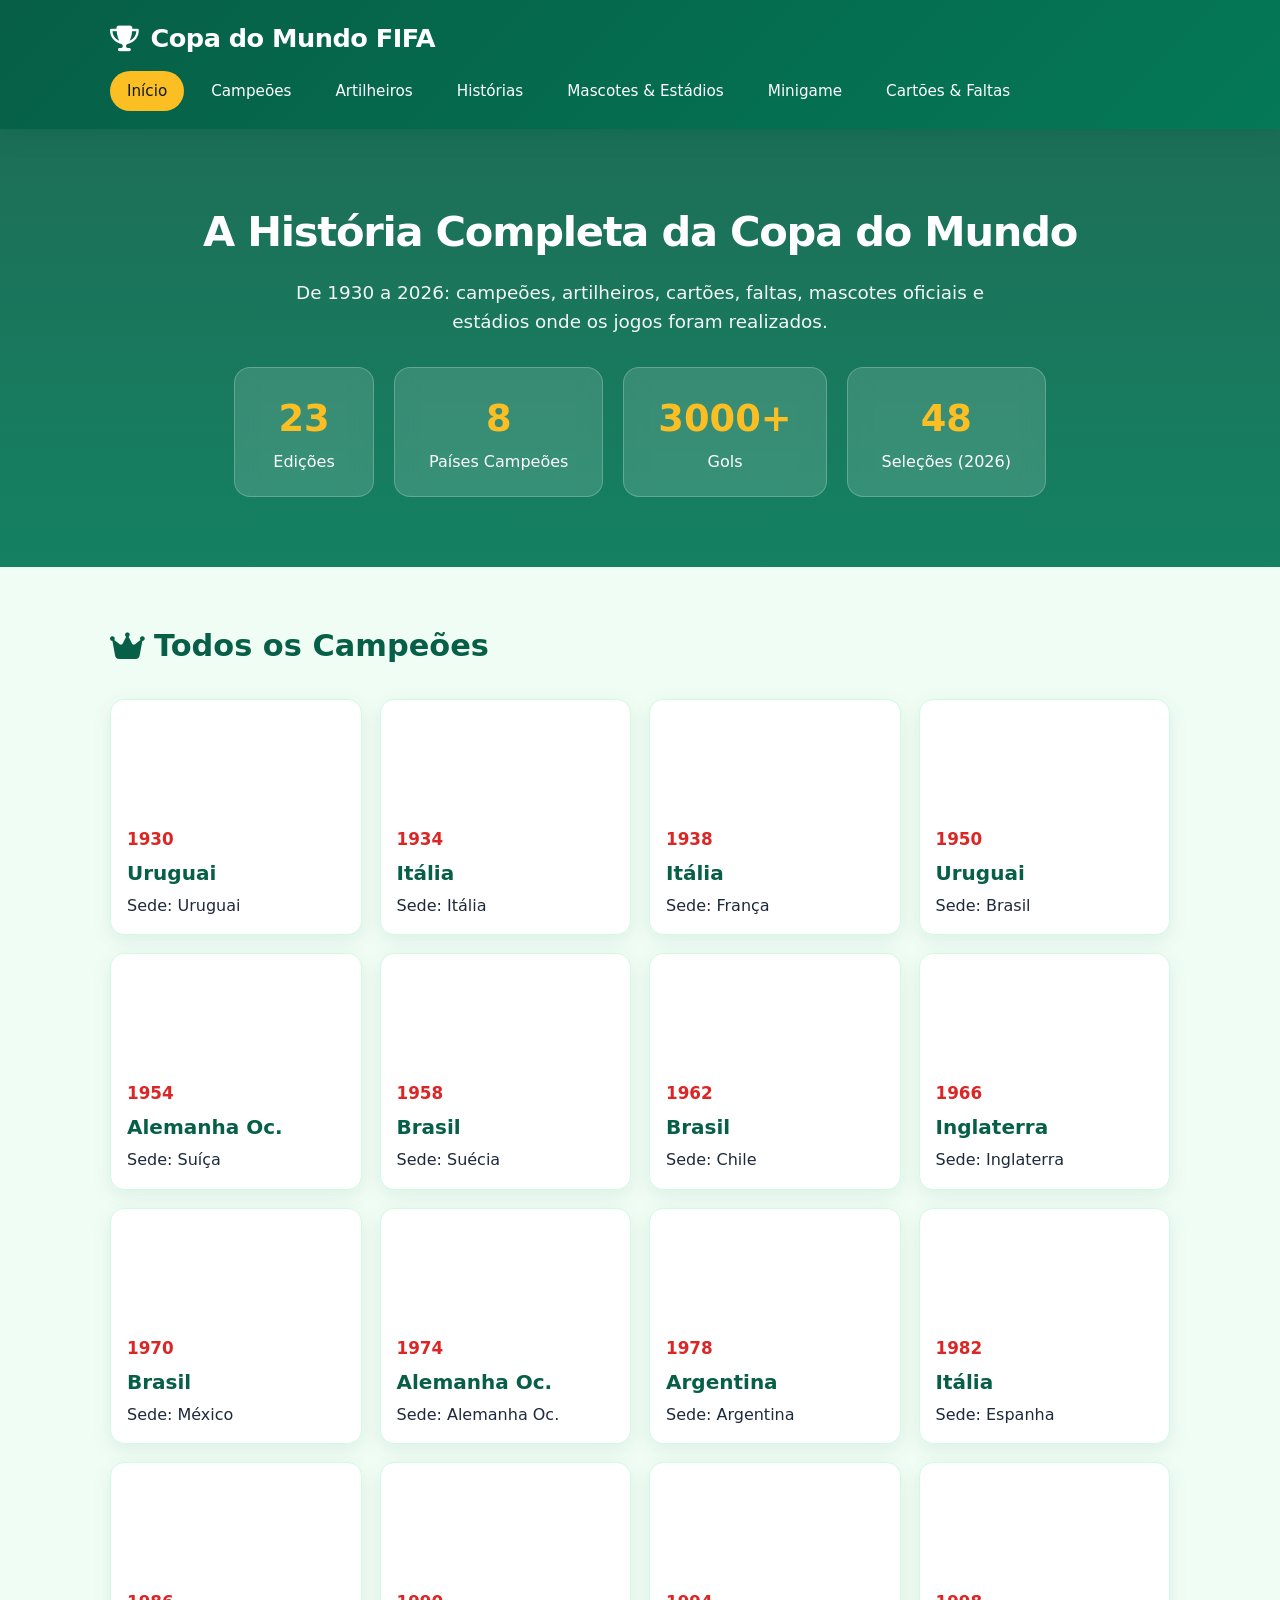
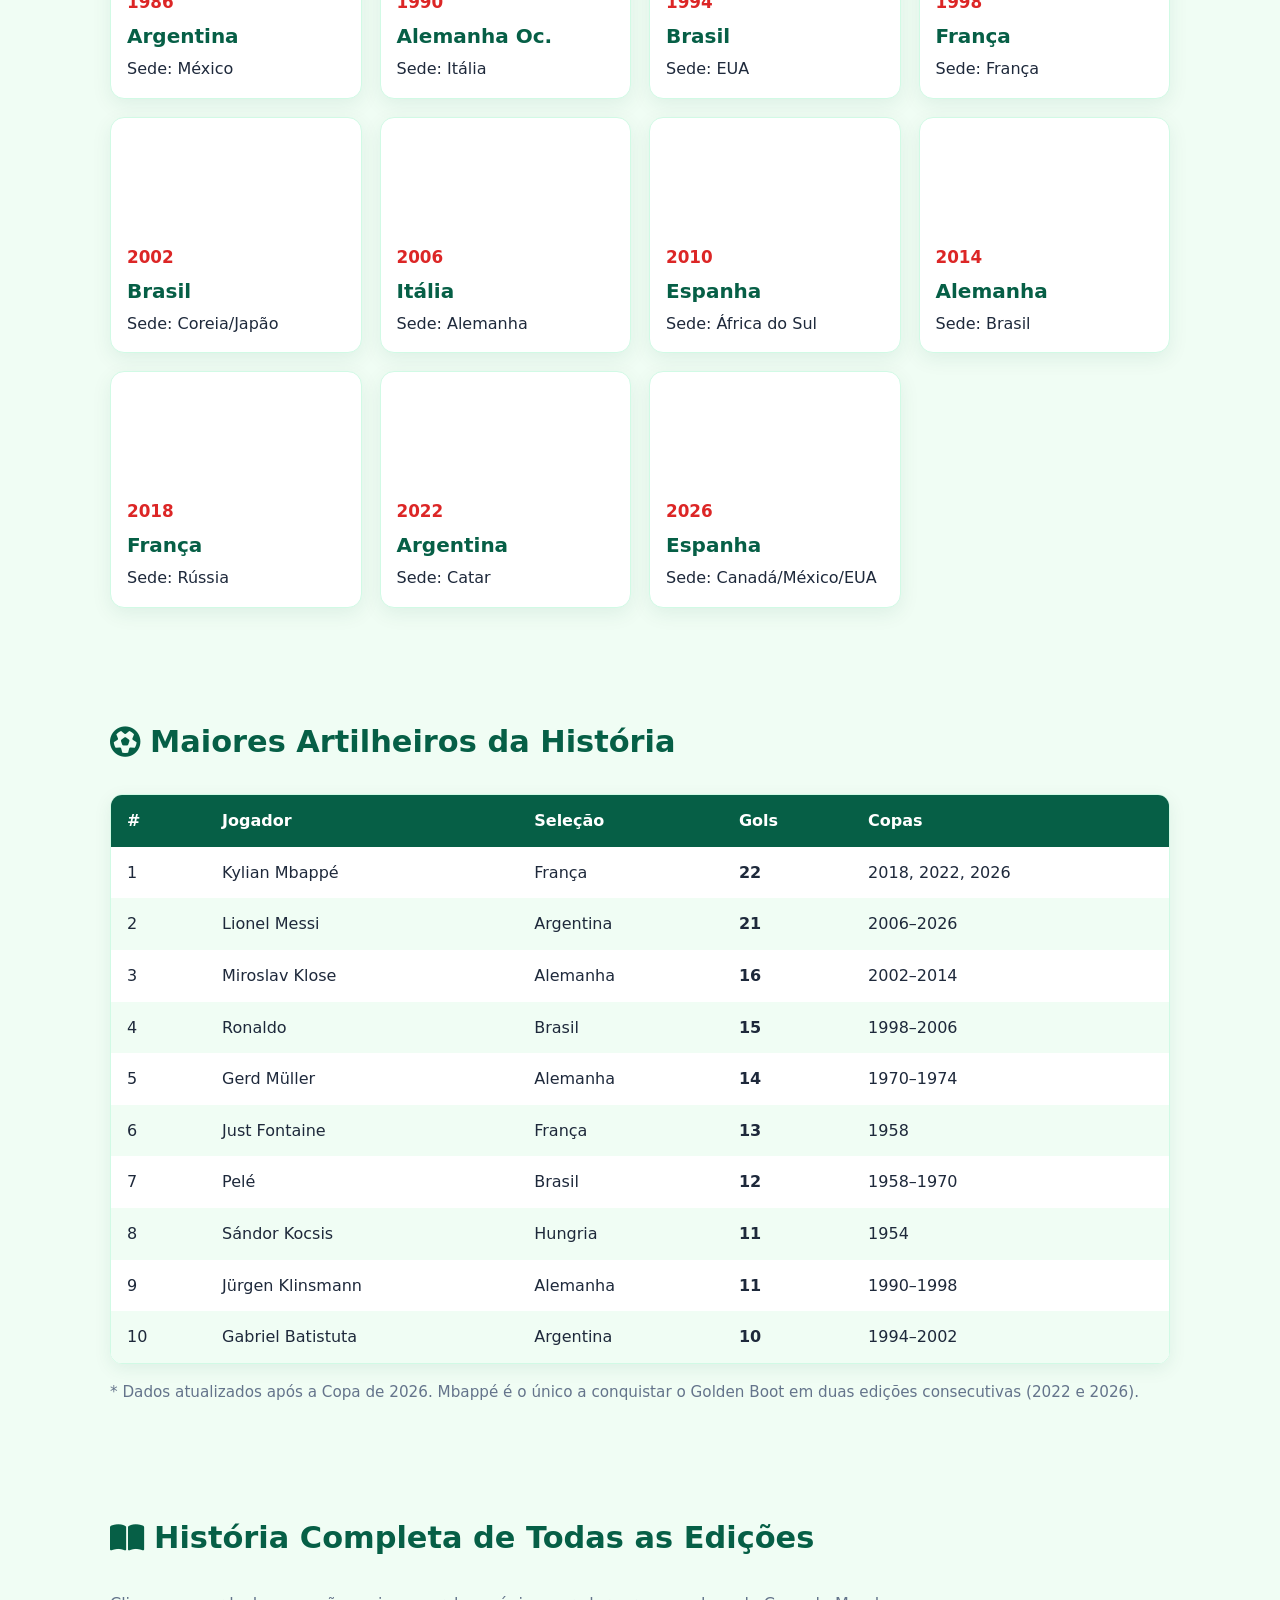
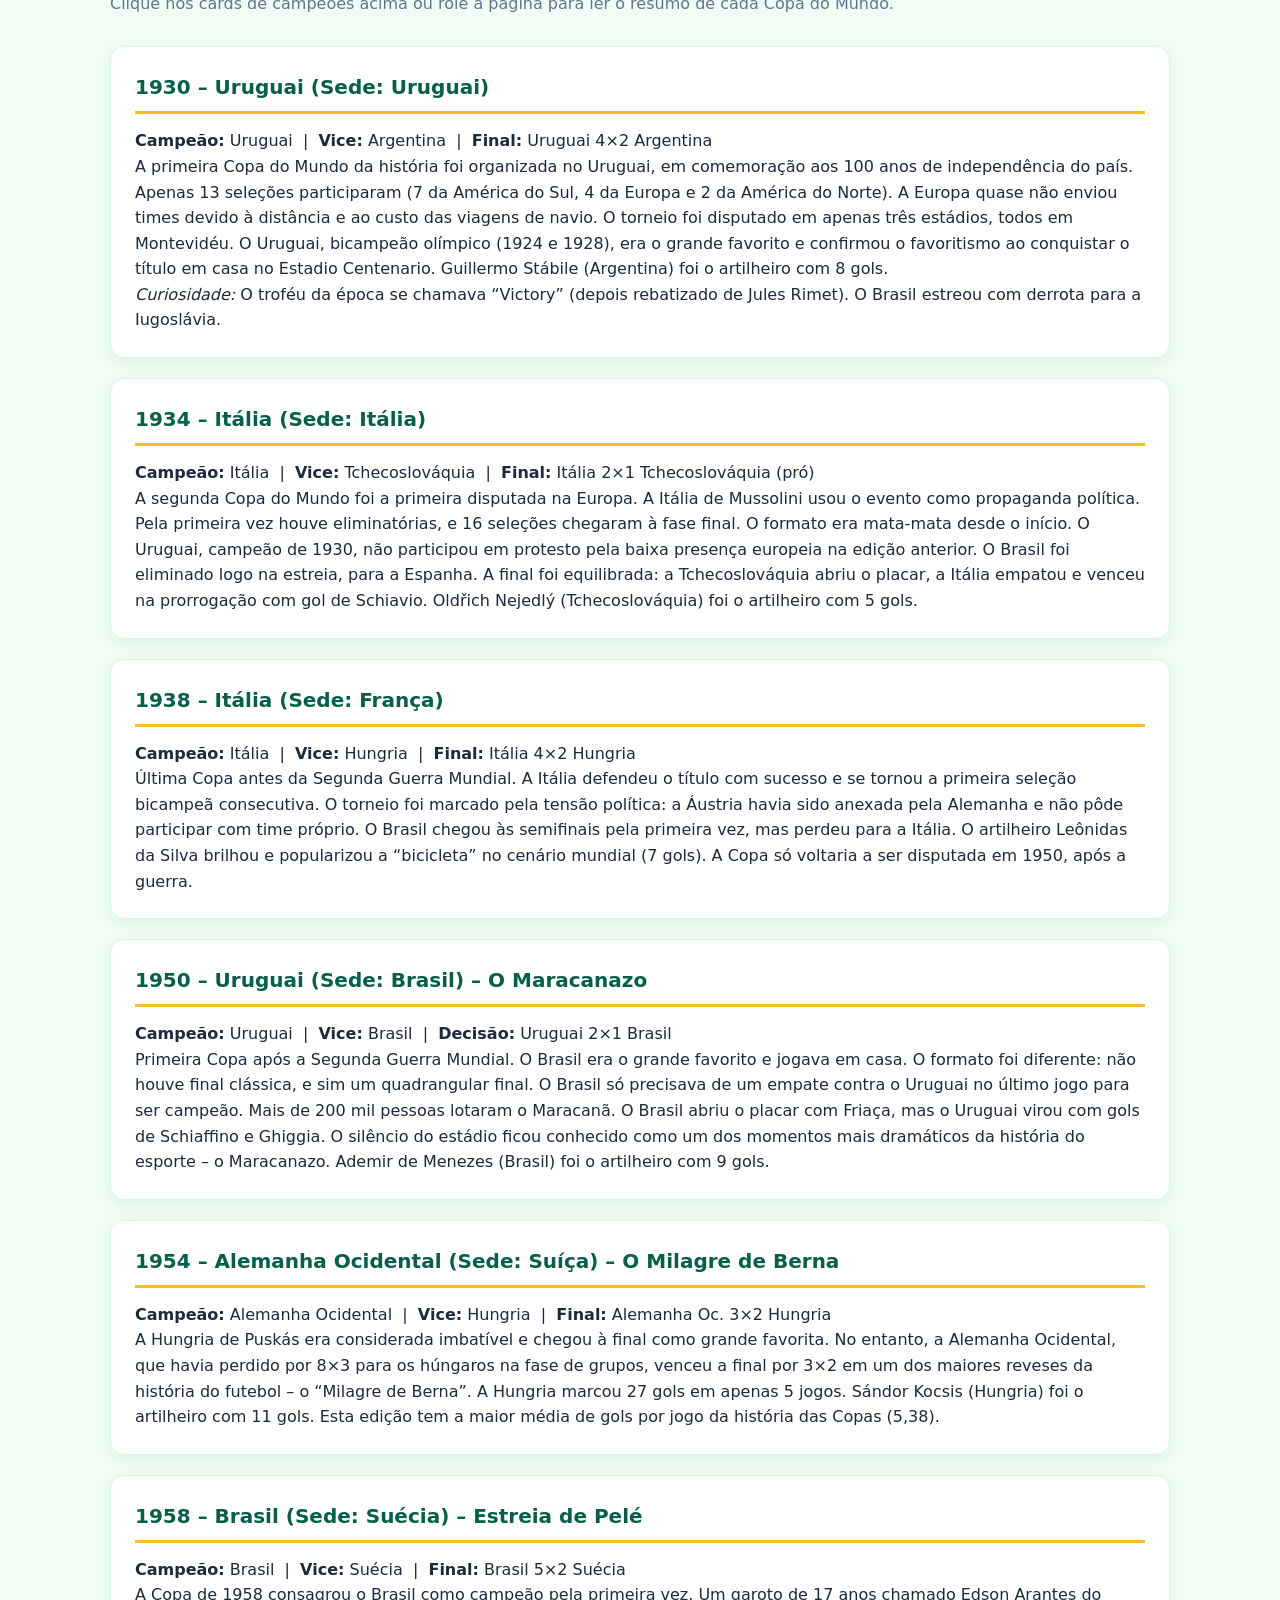
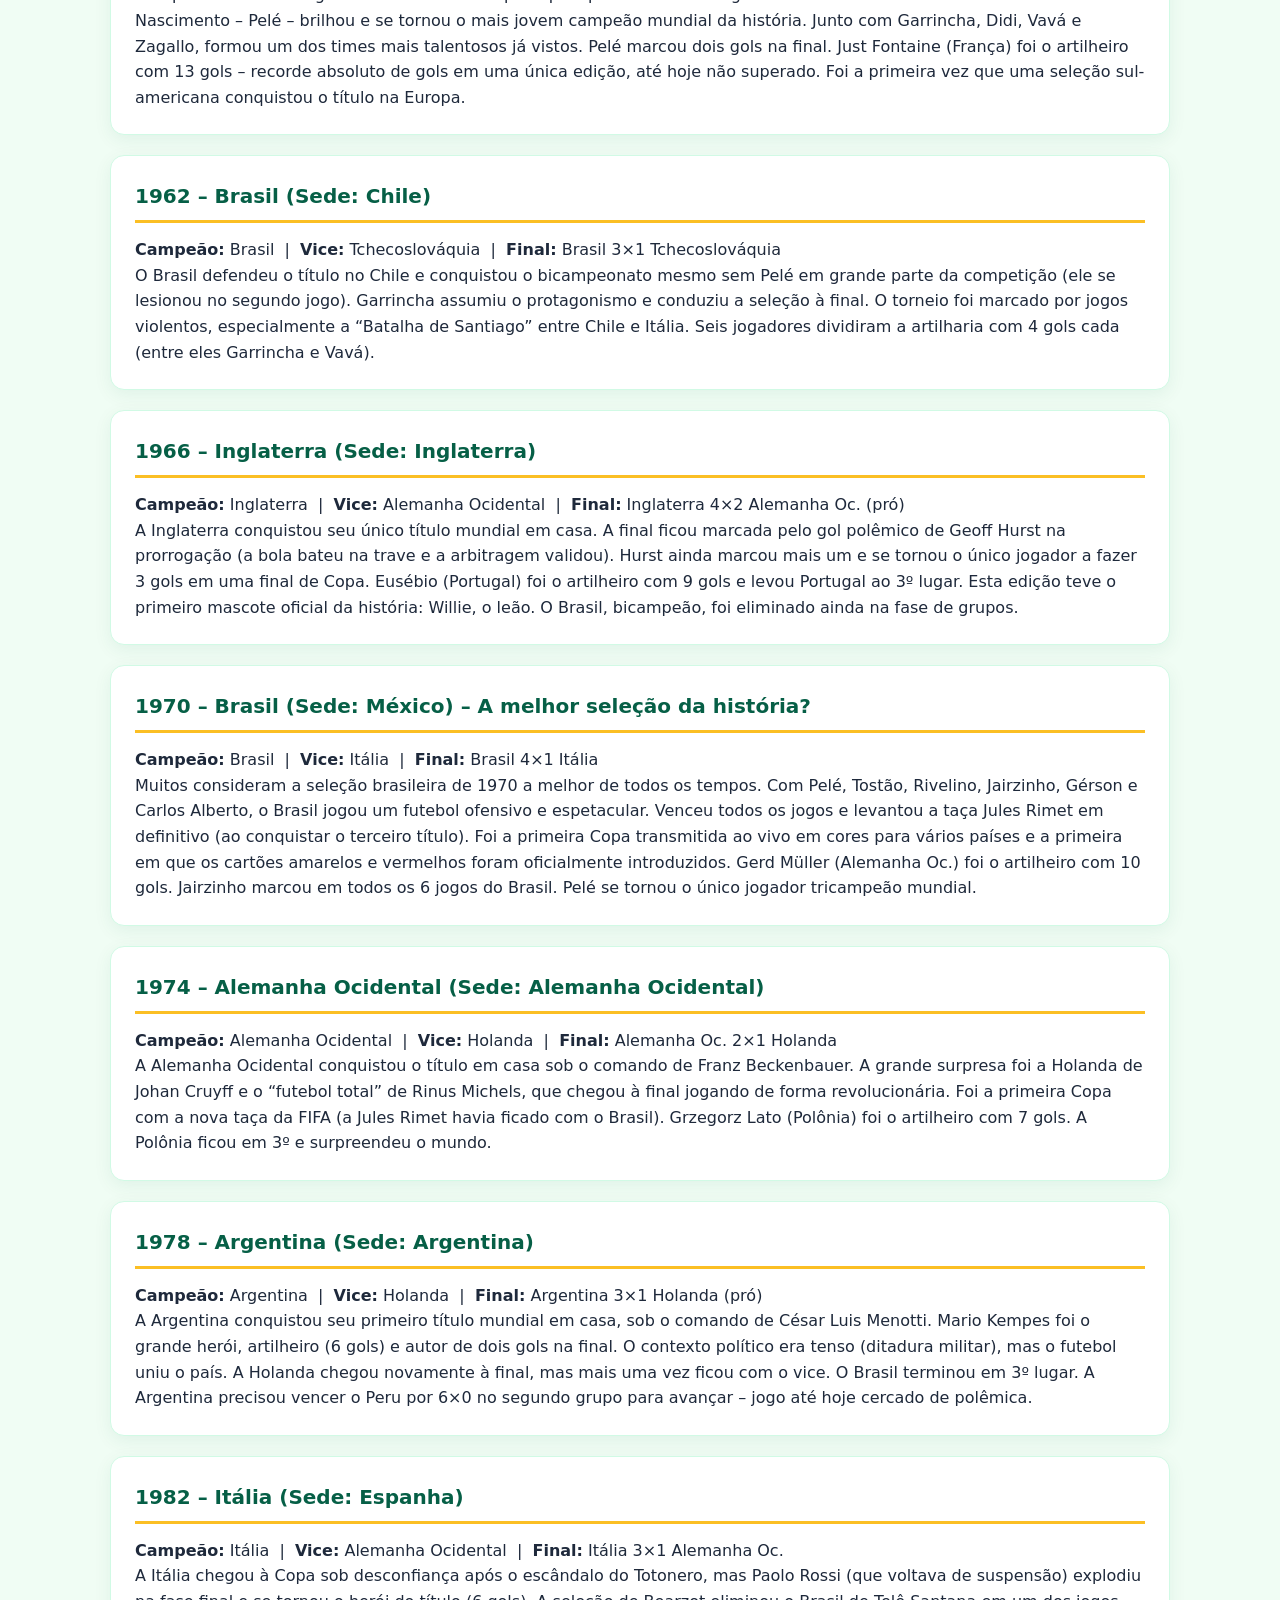
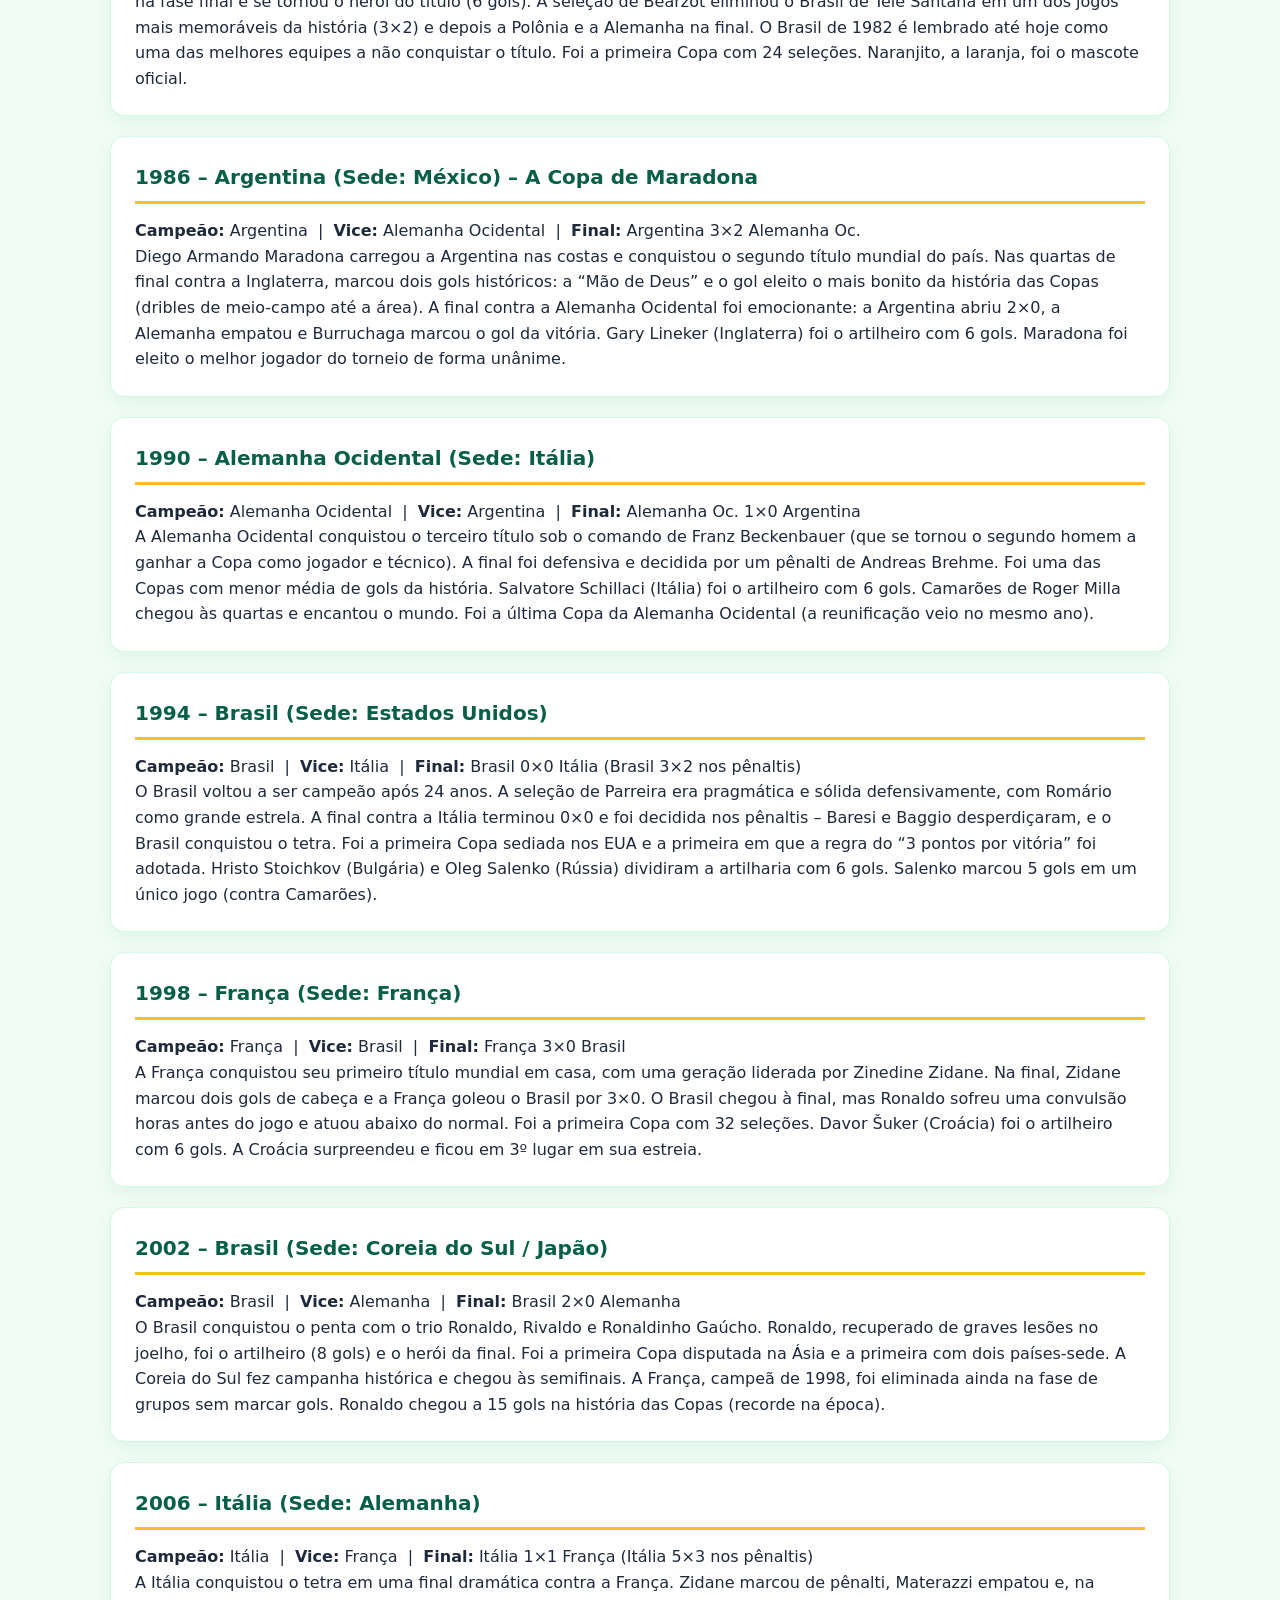
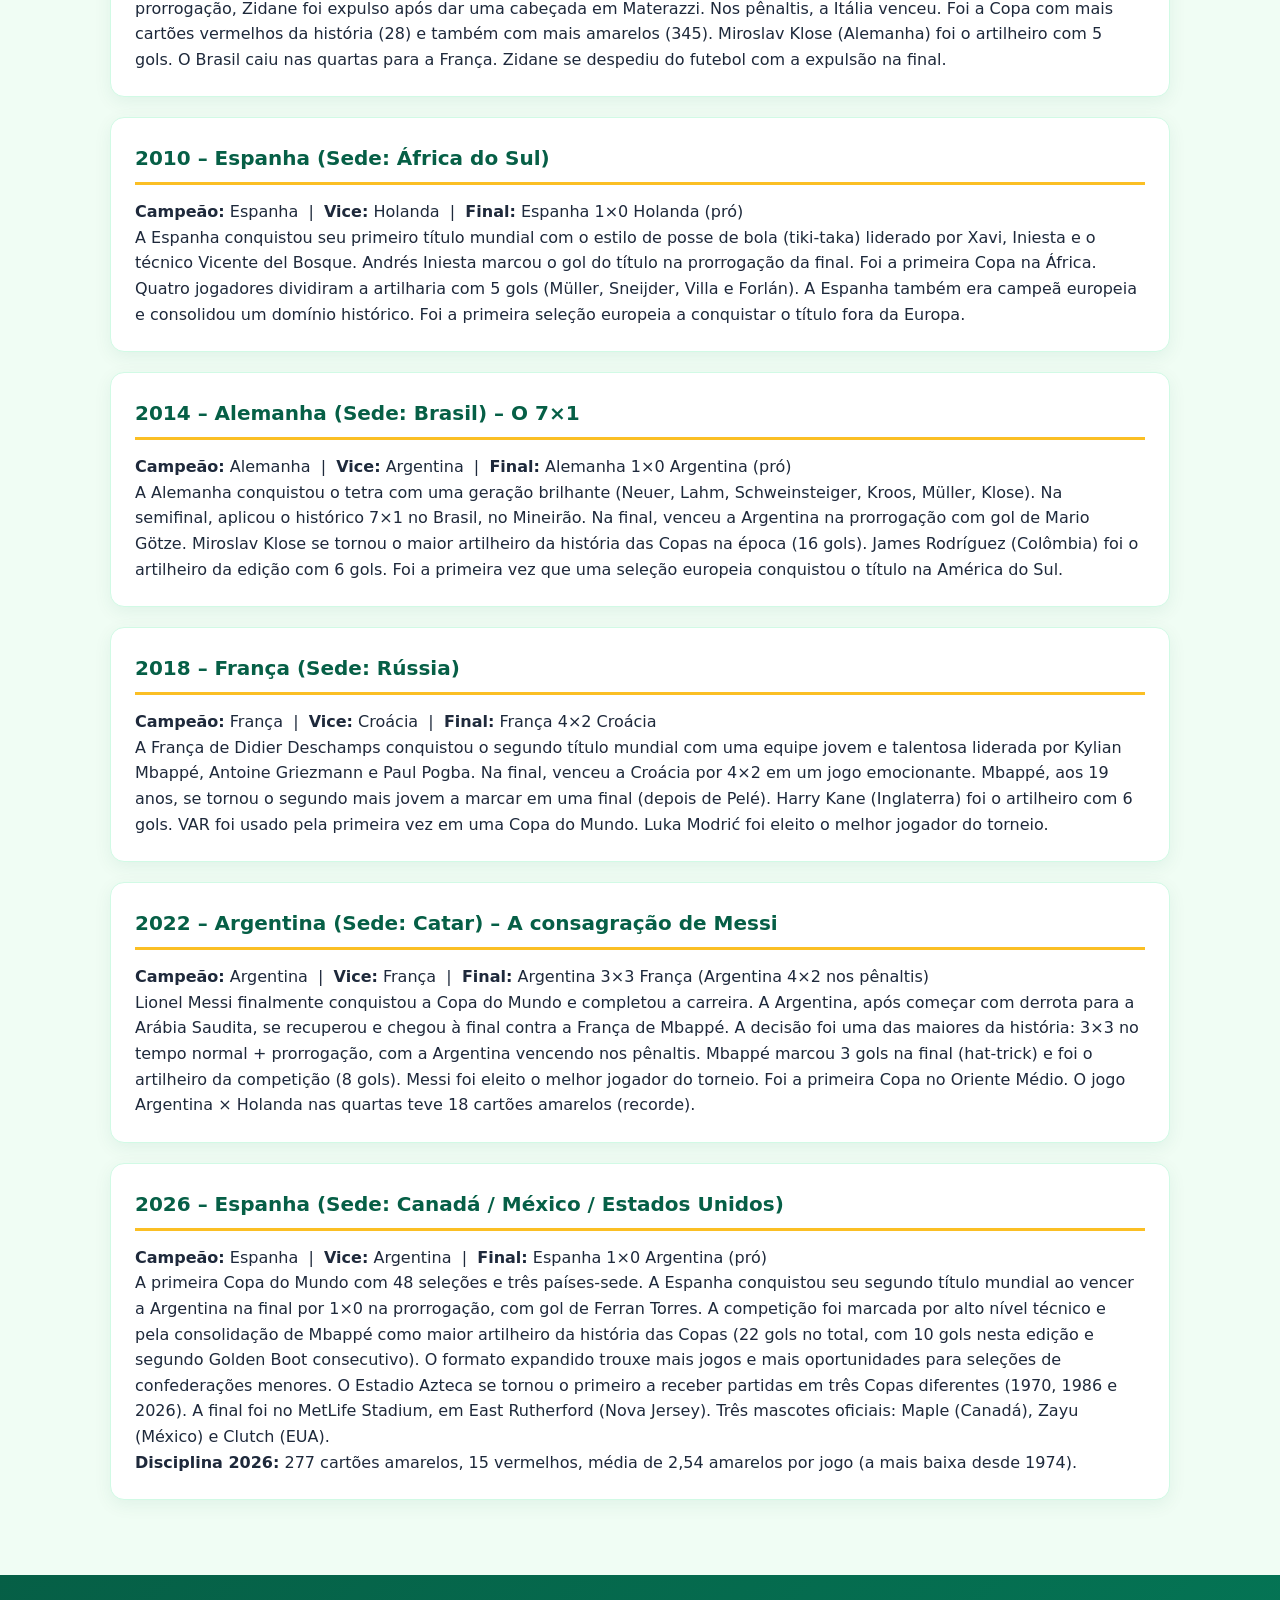
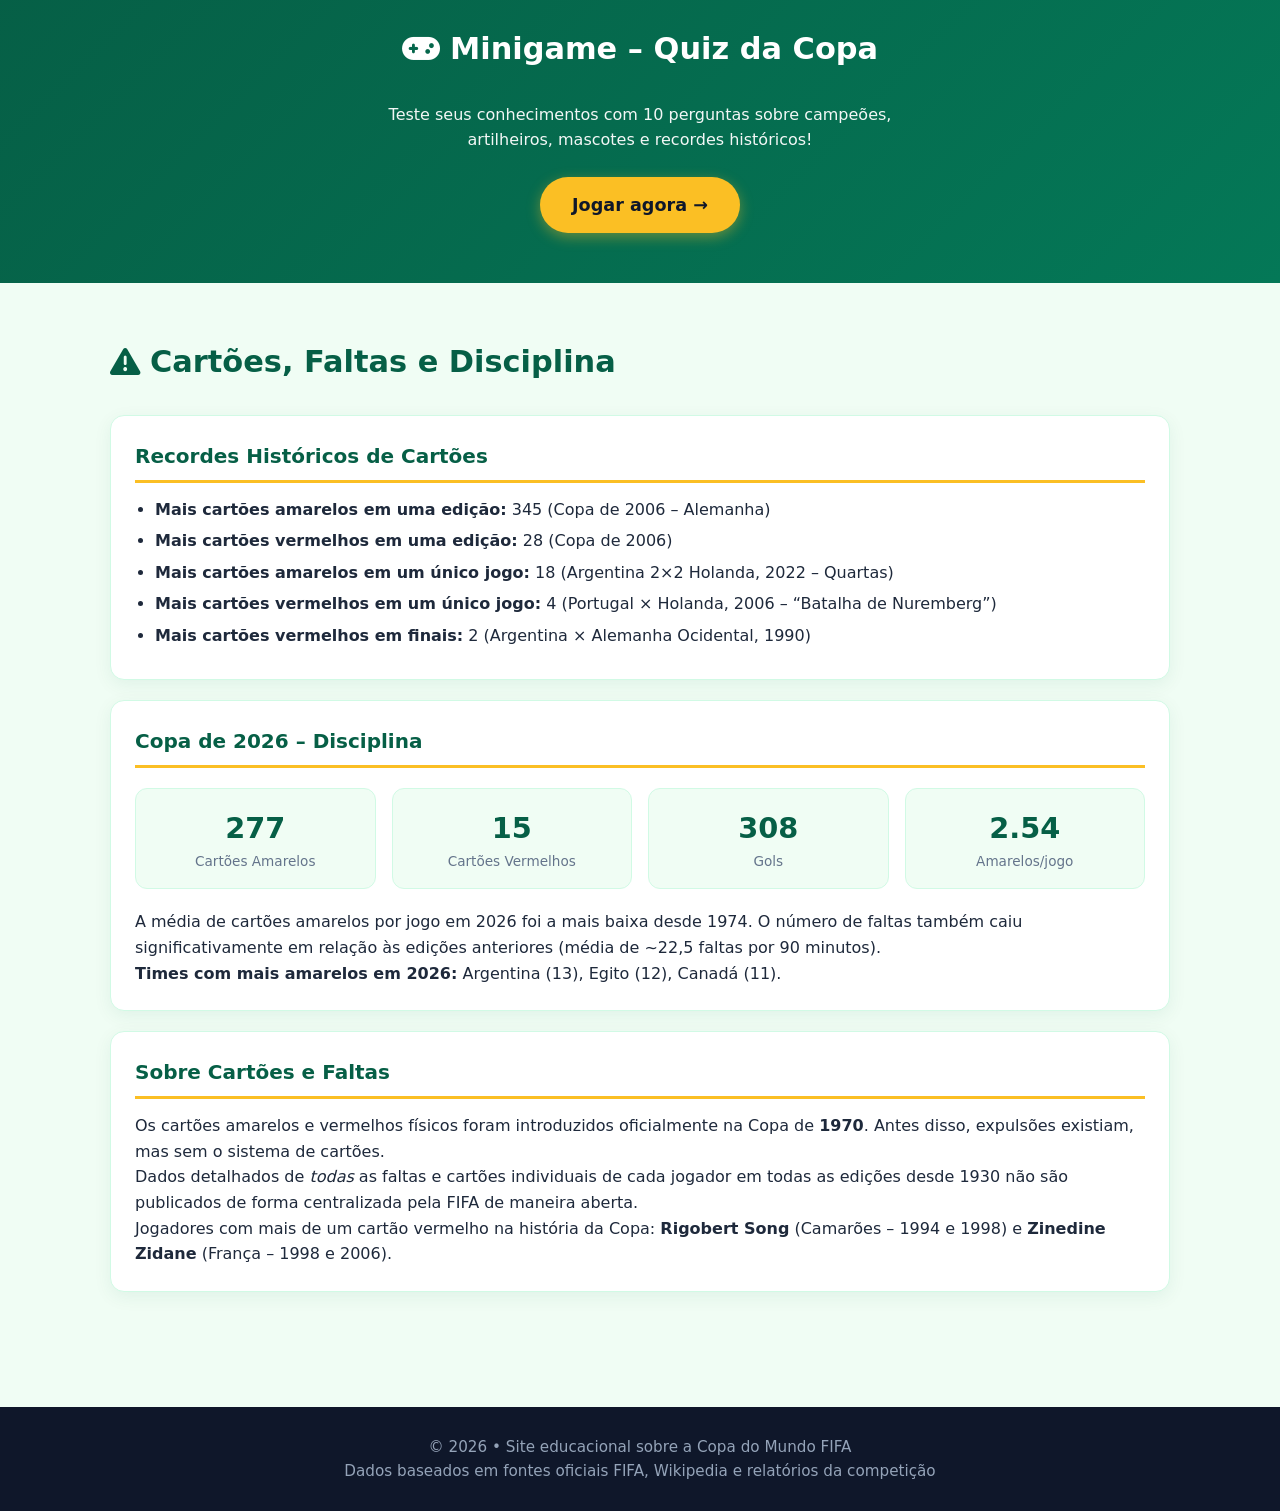
<file: index.html>
<!DOCTYPE html>
<html lang="pt-BR">
<head>
  <meta charset="UTF-8">
  <meta name="viewport" content="width=device-width, initial-scale=1.0">
  <title>Copa do Mundo FIFA | História Completa 1930-2026</title>
  <link rel="stylesheet" href="style.css">
  <link rel="stylesheet" href="https://cdnjs.cloudflare.com/ajax/libs/font-awesome/6.5.0/css/all.min.css">
</head>
<body>
  <header>
    <div class="container">
      <div class="logo"><i class="fas fa-trophy"></i> Copa do Mundo FIFA</div>
      <nav>
        <a href="index.html" class="active">Início</a>
        <a href="#campeoes">Campeões</a>
        <a href="#artilheiros">Artilheiros</a>
        <a href="#historias">Histórias</a>
        <a href="mascotes-e-estadios.html">Mascotes & Estádios</a>
        <a href="minigame.html">Minigame</a>
        <a href="#disciplina">Cartões & Faltas</a>
      </nav>
    </div>
  </header>

  <section class="hero">
    <div class="container">
      <h1>A História Completa da Copa do Mundo</h1>
      <p>De 1930 a 2026: campeões, artilheiros, cartões, faltas, mascotes oficiais e estádios onde os jogos foram realizados.</p>
      <div class="stats-resumo">
        <div class="stat-card"><span class="numero">23</span><span>Edições</span></div>
        <div class="stat-card"><span class="numero">8</span><span>Países Campeões</span></div>
        <div class="stat-card"><span class="numero">3000+</span><span>Gols</span></div>
        <div class="stat-card"><span class="numero">48</span><span>Seleções (2026)</span></div>
      </div>
    </div>
  </section>

  <section id="campeoes">
    <div class="container">
      <h2><i class="fas fa-crown"></i> Todos os Campeões</h2>
      <div class="grid-campeoes">
        <a href="#ano-1930" class="card-campeao">
          <div class="bandeira" style="background-image:url('https://flagcdn.com/w640/uy.png')"></div>
          <div class="info"><div class="ano">1930</div><h3>Uruguai</h3><p>Sede: Uruguai</p></div>
        </a>
        <a href="#ano-1934" class="card-campeao">
          <div class="bandeira" style="background-image:url('https://flagcdn.com/w640/it.png')"></div>
          <div class="info"><div class="ano">1934</div><h3>Itália</h3><p>Sede: Itália</p></div>
        </a>
        <a href="#ano-1938" class="card-campeao">
          <div class="bandeira" style="background-image:url('https://flagcdn.com/w640/it.png')"></div>
          <div class="info"><div class="ano">1938</div><h3>Itália</h3><p>Sede: França</p></div>
        </a>
        <a href="#ano-1950" class="card-campeao">
          <div class="bandeira" style="background-image:url('https://flagcdn.com/w640/uy.png')"></div>
          <div class="info"><div class="ano">1950</div><h3>Uruguai</h3><p>Sede: Brasil</p></div>
        </a>
        <a href="#ano-1954" class="card-campeao">
          <div class="bandeira" style="background-image:url('https://flagcdn.com/w640/de.png')"></div>
          <div class="info"><div class="ano">1954</div><h3>Alemanha Oc.</h3><p>Sede: Suíça</p></div>
        </a>
        <a href="#ano-1958" class="card-campeao">
          <div class="bandeira" style="background-image:url('https://flagcdn.com/w640/br.png')"></div>
          <div class="info"><div class="ano">1958</div><h3>Brasil</h3><p>Sede: Suécia</p></div>
        </a>
        <a href="#ano-1962" class="card-campeao">
          <div class="bandeira" style="background-image:url('https://flagcdn.com/w640/br.png')"></div>
          <div class="info"><div class="ano">1962</div><h3>Brasil</h3><p>Sede: Chile</p></div>
        </a>
        <a href="#ano-1966" class="card-campeao">
          <div class="bandeira" style="background-image:url('https://flagcdn.com/w640/gb-eng.png')"></div>
          <div class="info"><div class="ano">1966</div><h3>Inglaterra</h3><p>Sede: Inglaterra</p></div>
        </a>
        <a href="#ano-1970" class="card-campeao">
          <div class="bandeira" style="background-image:url('https://flagcdn.com/w640/br.png')"></div>
          <div class="info"><div class="ano">1970</div><h3>Brasil</h3><p>Sede: México</p></div>
        </a>
        <a href="#ano-1974" class="card-campeao">
          <div class="bandeira" style="background-image:url('https://flagcdn.com/w640/de.png')"></div>
          <div class="info"><div class="ano">1974</div><h3>Alemanha Oc.</h3><p>Sede: Alemanha Oc.</p></div>
        </a>
        <a href="#ano-1978" class="card-campeao">
          <div class="bandeira" style="background-image:url('https://flagcdn.com/w640/ar.png')"></div>
          <div class="info"><div class="ano">1978</div><h3>Argentina</h3><p>Sede: Argentina</p></div>
        </a>
        <a href="#ano-1982" class="card-campeao">
          <div class="bandeira" style="background-image:url('https://flagcdn.com/w640/it.png')"></div>
          <div class="info"><div class="ano">1982</div><h3>Itália</h3><p>Sede: Espanha</p></div>
        </a>
        <a href="#ano-1986" class="card-campeao">
          <div class="bandeira" style="background-image:url('https://flagcdn.com/w640/ar.png')"></div>
          <div class="info"><div class="ano">1986</div><h3>Argentina</h3><p>Sede: México</p></div>
        </a>
        <a href="#ano-1990" class="card-campeao">
          <div class="bandeira" style="background-image:url('https://flagcdn.com/w640/de.png')"></div>
          <div class="info"><div class="ano">1990</div><h3>Alemanha Oc.</h3><p>Sede: Itália</p></div>
        </a>
        <a href="#ano-1994" class="card-campeao">
          <div class="bandeira" style="background-image:url('https://flagcdn.com/w640/br.png')"></div>
          <div class="info"><div class="ano">1994</div><h3>Brasil</h3><p>Sede: EUA</p></div>
        </a>
        <a href="#ano-1998" class="card-campeao">
          <div class="bandeira" style="background-image:url('https://flagcdn.com/w640/fr.png')"></div>
          <div class="info"><div class="ano">1998</div><h3>França</h3><p>Sede: França</p></div>
        </a>
        <a href="#ano-2002" class="card-campeao">
          <div class="bandeira" style="background-image:url('https://flagcdn.com/w640/br.png')"></div>
          <div class="info"><div class="ano">2002</div><h3>Brasil</h3><p>Sede: Coreia/Japão</p></div>
        </a>
        <a href="#ano-2006" class="card-campeao">
          <div class="bandeira" style="background-image:url('https://flagcdn.com/w640/it.png')"></div>
          <div class="info"><div class="ano">2006</div><h3>Itália</h3><p>Sede: Alemanha</p></div>
        </a>
        <a href="#ano-2010" class="card-campeao">
          <div class="bandeira" style="background-image:url('https://flagcdn.com/w640/es.png')"></div>
          <div class="info"><div class="ano">2010</div><h3>Espanha</h3><p>Sede: África do Sul</p></div>
        </a>
        <a href="#ano-2014" class="card-campeao">
          <div class="bandeira" style="background-image:url('https://flagcdn.com/w640/de.png')"></div>
          <div class="info"><div class="ano">2014</div><h3>Alemanha</h3><p>Sede: Brasil</p></div>
        </a>
        <a href="#ano-2018" class="card-campeao">
          <div class="bandeira" style="background-image:url('https://flagcdn.com/w640/fr.png')"></div>
          <div class="info"><div class="ano">2018</div><h3>França</h3><p>Sede: Rússia</p></div>
        </a>
        <a href="#ano-2022" class="card-campeao">
          <div class="bandeira" style="background-image:url('https://flagcdn.com/w640/ar.png')"></div>
          <div class="info"><div class="ano">2022</div><h3>Argentina</h3><p>Sede: Catar</p></div>
        </a>
        <a href="#ano-2026" class="card-campeao">
          <div class="bandeira" style="background-image:url('https://flagcdn.com/w640/es.png')"></div>
          <div class="info"><div class="ano">2026</div><h3>Espanha</h3><p>Sede: Canadá/México/EUA</p></div>
        </a>
      </div>
    </div>
  </section>

  <section id="artilheiros">
    <div class="container">
      <h2><i class="fas fa-futbol"></i> Maiores Artilheiros da História</h2>
      <div class="tabela-container">
        <table>
          <thead>
            <tr>
              <th>#</th>
              <th>Jogador</th>
              <th>Seleção</th>
              <th>Gols</th>
              <th>Copas</th>
            </tr>
          </thead>
          <tbody>
            <tr><td>1</td><td>Kylian Mbappé</td><td>França</td><td><strong>22</strong></td><td>2018, 2022, 2026</td></tr>
            <tr><td>2</td><td>Lionel Messi</td><td>Argentina</td><td><strong>21</strong></td><td>2006–2026</td></tr>
            <tr><td>3</td><td>Miroslav Klose</td><td>Alemanha</td><td><strong>16</strong></td><td>2002–2014</td></tr>
            <tr><td>4</td><td>Ronaldo</td><td>Brasil</td><td><strong>15</strong></td><td>1998–2006</td></tr>
            <tr><td>5</td><td>Gerd Müller</td><td>Alemanha</td><td><strong>14</strong></td><td>1970–1974</td></tr>
            <tr><td>6</td><td>Just Fontaine</td><td>França</td><td><strong>13</strong></td><td>1958</td></tr>
            <tr><td>7</td><td>Pelé</td><td>Brasil</td><td><strong>12</strong></td><td>1958–1970</td></tr>
            <tr><td>8</td><td>Sándor Kocsis</td><td>Hungria</td><td><strong>11</strong></td><td>1954</td></tr>
            <tr><td>9</td><td>Jürgen Klinsmann</td><td>Alemanha</td><td><strong>11</strong></td><td>1990–1998</td></tr>
            <tr><td>10</td><td>Gabriel Batistuta</td><td>Argentina</td><td><strong>10</strong></td><td>1994–2002</td></tr>
          </tbody>
        </table>
      </div>
      <p style="margin-top:16px;color:#64748b;font-size:0.95rem;">* Dados atualizados após a Copa de 2026. Mbappé é o único a conquistar o Golden Boot em duas edições consecutivas (2022 e 2026).</p>
    </div>
  </section>

  <!-- ===================== HISTÓRIAS DE TODAS AS COPAS ===================== -->
  <section id="historias">
    <div class="container">
      <h2><i class="fas fa-book-open"></i> História Completa de Todas as Edições</h2>
      <p style="margin-bottom:30px;color:#64748b;">Clique nos cards de campeões acima ou role a página para ler o resumo de cada Copa do Mundo.</p>

      <!-- 1930 -->
      <div class="info-box" id="ano-1930">
        <h3>1930 – Uruguai (Sede: Uruguai)</h3>
        <p><strong>Campeão:</strong> Uruguai &nbsp;|&nbsp; <strong>Vice:</strong> Argentina &nbsp;|&nbsp; <strong>Final:</strong> Uruguai 4×2 Argentina</p>
        <p>A primeira Copa do Mundo da história foi organizada no Uruguai, em comemoração aos 100 anos de independência do país. Apenas 13 seleções participaram (7 da América do Sul, 4 da Europa e 2 da América do Norte). A Europa quase não enviou times devido à distância e ao custo das viagens de navio. O torneio foi disputado em apenas três estádios, todos em Montevidéu. O Uruguai, bicampeão olímpico (1924 e 1928), era o grande favorito e confirmou o favoritismo ao conquistar o título em casa no Estadio Centenario. Guillermo Stábile (Argentina) foi o artilheiro com 8 gols.</p>
        <p><em>Curiosidade:</em> O troféu da época se chamava “Victory” (depois rebatizado de Jules Rimet). O Brasil estreou com derrota para a Iugoslávia.</p>
      </div>

      <!-- 1934 -->
      <div class="info-box" id="ano-1934">
        <h3>1934 – Itália (Sede: Itália)</h3>
        <p><strong>Campeão:</strong> Itália &nbsp;|&nbsp; <strong>Vice:</strong> Tchecoslováquia &nbsp;|&nbsp; <strong>Final:</strong> Itália 2×1 Tchecoslováquia (pró)</p>
        <p>A segunda Copa do Mundo foi a primeira disputada na Europa. A Itália de Mussolini usou o evento como propaganda política. Pela primeira vez houve eliminatórias, e 16 seleções chegaram à fase final. O formato era mata-mata desde o início. O Uruguai, campeão de 1930, não participou em protesto pela baixa presença europeia na edição anterior. O Brasil foi eliminado logo na estreia, para a Espanha. A final foi equilibrada: a Tchecoslováquia abriu o placar, a Itália empatou e venceu na prorrogação com gol de Schiavio. Oldřich Nejedlý (Tchecoslováquia) foi o artilheiro com 5 gols.</p>
      </div>

      <!-- 1938 -->
      <div class="info-box" id="ano-1938">
        <h3>1938 – Itália (Sede: França)</h3>
        <p><strong>Campeão:</strong> Itália &nbsp;|&nbsp; <strong>Vice:</strong> Hungria &nbsp;|&nbsp; <strong>Final:</strong> Itália 4×2 Hungria</p>
        <p>Última Copa antes da Segunda Guerra Mundial. A Itália defendeu o título com sucesso e se tornou a primeira seleção bicampeã consecutiva. O torneio foi marcado pela tensão política: a Áustria havia sido anexada pela Alemanha e não pôde participar com time próprio. O Brasil chegou às semifinais pela primeira vez, mas perdeu para a Itália. O artilheiro Leônidas da Silva brilhou e popularizou a “bicicleta” no cenário mundial (7 gols). A Copa só voltaria a ser disputada em 1950, após a guerra.</p>
      </div>

      <!-- 1950 -->
      <div class="info-box" id="ano-1950">
        <h3>1950 – Uruguai (Sede: Brasil) – O Maracanazo</h3>
        <p><strong>Campeão:</strong> Uruguai &nbsp;|&nbsp; <strong>Vice:</strong> Brasil &nbsp;|&nbsp; <strong>Decisão:</strong> Uruguai 2×1 Brasil</p>
        <p>Primeira Copa após a Segunda Guerra Mundial. O Brasil era o grande favorito e jogava em casa. O formato foi diferente: não houve final clássica, e sim um quadrangular final. O Brasil só precisava de um empate contra o Uruguai no último jogo para ser campeão. Mais de 200 mil pessoas lotaram o Maracanã. O Brasil abriu o placar com Friaça, mas o Uruguai virou com gols de Schiaffino e Ghiggia. O silêncio do estádio ficou conhecido como um dos momentos mais dramáticos da história do esporte – o Maracanazo. Ademir de Menezes (Brasil) foi o artilheiro com 9 gols.</p>
      </div>

      <!-- 1954 -->
      <div class="info-box" id="ano-1954">
        <h3>1954 – Alemanha Ocidental (Sede: Suíça) – O Milagre de Berna</h3>
        <p><strong>Campeão:</strong> Alemanha Ocidental &nbsp;|&nbsp; <strong>Vice:</strong> Hungria &nbsp;|&nbsp; <strong>Final:</strong> Alemanha Oc. 3×2 Hungria</p>
        <p>A Hungria de Puskás era considerada imbatível e chegou à final como grande favorita. No entanto, a Alemanha Ocidental, que havia perdido por 8×3 para os húngaros na fase de grupos, venceu a final por 3×2 em um dos maiores reveses da história do futebol – o “Milagre de Berna”. A Hungria marcou 27 gols em apenas 5 jogos. Sándor Kocsis (Hungria) foi o artilheiro com 11 gols. Esta edição tem a maior média de gols por jogo da história das Copas (5,38).</p>
      </div>

      <!-- 1958 -->
      <div class="info-box" id="ano-1958">
        <h3>1958 – Brasil (Sede: Suécia) – Estreia de Pelé</h3>
        <p><strong>Campeão:</strong> Brasil &nbsp;|&nbsp; <strong>Vice:</strong> Suécia &nbsp;|&nbsp; <strong>Final:</strong> Brasil 5×2 Suécia</p>
        <p>A Copa de 1958 consagrou o Brasil como campeão pela primeira vez. Um garoto de 17 anos chamado Edson Arantes do Nascimento – Pelé – brilhou e se tornou o mais jovem campeão mundial da história. Junto com Garrincha, Didi, Vavá e Zagallo, formou um dos times mais talentosos já vistos. Pelé marcou dois gols na final. Just Fontaine (França) foi o artilheiro com 13 gols – recorde absoluto de gols em uma única edição, até hoje não superado. Foi a primeira vez que uma seleção sul-americana conquistou o título na Europa.</p>
      </div>

      <!-- 1962 -->
      <div class="info-box" id="ano-1962">
        <h3>1962 – Brasil (Sede: Chile)</h3>
        <p><strong>Campeão:</strong> Brasil &nbsp;|&nbsp; <strong>Vice:</strong> Tchecoslováquia &nbsp;|&nbsp; <strong>Final:</strong> Brasil 3×1 Tchecoslováquia</p>
        <p>O Brasil defendeu o título no Chile e conquistou o bicampeonato mesmo sem Pelé em grande parte da competição (ele se lesionou no segundo jogo). Garrincha assumiu o protagonismo e conduziu a seleção à final. O torneio foi marcado por jogos violentos, especialmente a “Batalha de Santiago” entre Chile e Itália. Seis jogadores dividiram a artilharia com 4 gols cada (entre eles Garrincha e Vavá).</p>
      </div>

      <!-- 1966 -->
      <div class="info-box" id="ano-1966">
        <h3>1966 – Inglaterra (Sede: Inglaterra)</h3>
        <p><strong>Campeão:</strong> Inglaterra &nbsp;|&nbsp; <strong>Vice:</strong> Alemanha Ocidental &nbsp;|&nbsp; <strong>Final:</strong> Inglaterra 4×2 Alemanha Oc. (pró)</p>
        <p>A Inglaterra conquistou seu único título mundial em casa. A final ficou marcada pelo gol polêmico de Geoff Hurst na prorrogação (a bola bateu na trave e a arbitragem validou). Hurst ainda marcou mais um e se tornou o único jogador a fazer 3 gols em uma final de Copa. Eusébio (Portugal) foi o artilheiro com 9 gols e levou Portugal ao 3º lugar. Esta edição teve o primeiro mascote oficial da história: Willie, o leão. O Brasil, bicampeão, foi eliminado ainda na fase de grupos.</p>
      </div>

      <!-- 1970 -->
      <div class="info-box" id="ano-1970">
        <h3>1970 – Brasil (Sede: México) – A melhor seleção da história?</h3>
        <p><strong>Campeão:</strong> Brasil &nbsp;|&nbsp; <strong>Vice:</strong> Itália &nbsp;|&nbsp; <strong>Final:</strong> Brasil 4×1 Itália</p>
        <p>Muitos consideram a seleção brasileira de 1970 a melhor de todos os tempos. Com Pelé, Tostão, Rivelino, Jairzinho, Gérson e Carlos Alberto, o Brasil jogou um futebol ofensivo e espetacular. Venceu todos os jogos e levantou a taça Jules Rimet em definitivo (ao conquistar o terceiro título). Foi a primeira Copa transmitida ao vivo em cores para vários países e a primeira em que os cartões amarelos e vermelhos foram oficialmente introduzidos. Gerd Müller (Alemanha Oc.) foi o artilheiro com 10 gols. Jairzinho marcou em todos os 6 jogos do Brasil. Pelé se tornou o único jogador tricampeão mundial.</p>
      </div>

      <!-- 1974 -->
      <div class="info-box" id="ano-1974">
        <h3>1974 – Alemanha Ocidental (Sede: Alemanha Ocidental)</h3>
        <p><strong>Campeão:</strong> Alemanha Ocidental &nbsp;|&nbsp; <strong>Vice:</strong> Holanda &nbsp;|&nbsp; <strong>Final:</strong> Alemanha Oc. 2×1 Holanda</p>
        <p>A Alemanha Ocidental conquistou o título em casa sob o comando de Franz Beckenbauer. A grande surpresa foi a Holanda de Johan Cruyff e o “futebol total” de Rinus Michels, que chegou à final jogando de forma revolucionária. Foi a primeira Copa com a nova taça da FIFA (a Jules Rimet havia ficado com o Brasil). Grzegorz Lato (Polônia) foi o artilheiro com 7 gols. A Polônia ficou em 3º e surpreendeu o mundo.</p>
      </div>

      <!-- 1978 -->
      <div class="info-box" id="ano-1978">
        <h3>1978 – Argentina (Sede: Argentina)</h3>
        <p><strong>Campeão:</strong> Argentina &nbsp;|&nbsp; <strong>Vice:</strong> Holanda &nbsp;|&nbsp; <strong>Final:</strong> Argentina 3×1 Holanda (pró)</p>
        <p>A Argentina conquistou seu primeiro título mundial em casa, sob o comando de César Luis Menotti. Mario Kempes foi o grande herói, artilheiro (6 gols) e autor de dois gols na final. O contexto político era tenso (ditadura militar), mas o futebol uniu o país. A Holanda chegou novamente à final, mas mais uma vez ficou com o vice. O Brasil terminou em 3º lugar. A Argentina precisou vencer o Peru por 6×0 no segundo grupo para avançar – jogo até hoje cercado de polêmica.</p>
      </div>

      <!-- 1982 -->
      <div class="info-box" id="ano-1982">
        <h3>1982 – Itália (Sede: Espanha)</h3>
        <p><strong>Campeão:</strong> Itália &nbsp;|&nbsp; <strong>Vice:</strong> Alemanha Ocidental &nbsp;|&nbsp; <strong>Final:</strong> Itália 3×1 Alemanha Oc.</p>
        <p>A Itália chegou à Copa sob desconfiança após o escândalo do Totonero, mas Paolo Rossi (que voltava de suspensão) explodiu na fase final e se tornou o herói do título (6 gols). A seleção de Bearzot eliminou o Brasil de Telê Santana em um dos jogos mais memoráveis da história (3×2) e depois a Polônia e a Alemanha na final. O Brasil de 1982 é lembrado até hoje como uma das melhores equipes a não conquistar o título. Foi a primeira Copa com 24 seleções. Naranjito, a laranja, foi o mascote oficial.</p>
      </div>

      <!-- 1986 -->
      <div class="info-box" id="ano-1986">
        <h3>1986 – Argentina (Sede: México) – A Copa de Maradona</h3>
        <p><strong>Campeão:</strong> Argentina &nbsp;|&nbsp; <strong>Vice:</strong> Alemanha Ocidental &nbsp;|&nbsp; <strong>Final:</strong> Argentina 3×2 Alemanha Oc.</p>
        <p>Diego Armando Maradona carregou a Argentina nas costas e conquistou o segundo título mundial do país. Nas quartas de final contra a Inglaterra, marcou dois gols históricos: a “Mão de Deus” e o gol eleito o mais bonito da história das Copas (dribles de meio-campo até a área). A final contra a Alemanha Ocidental foi emocionante: a Argentina abriu 2×0, a Alemanha empatou e Burruchaga marcou o gol da vitória. Gary Lineker (Inglaterra) foi o artilheiro com 6 gols. Maradona foi eleito o melhor jogador do torneio de forma unânime.</p>
      </div>

      <!-- 1990 -->
      <div class="info-box" id="ano-1990">
        <h3>1990 – Alemanha Ocidental (Sede: Itália)</h3>
        <p><strong>Campeão:</strong> Alemanha Ocidental &nbsp;|&nbsp; <strong>Vice:</strong> Argentina &nbsp;|&nbsp; <strong>Final:</strong> Alemanha Oc. 1×0 Argentina</p>
        <p>A Alemanha Ocidental conquistou o terceiro título sob o comando de Franz Beckenbauer (que se tornou o segundo homem a ganhar a Copa como jogador e técnico). A final foi defensiva e decidida por um pênalti de Andreas Brehme. Foi uma das Copas com menor média de gols da história. Salvatore Schillaci (Itália) foi o artilheiro com 6 gols. Camarões de Roger Milla chegou às quartas e encantou o mundo. Foi a última Copa da Alemanha Ocidental (a reunificação veio no mesmo ano).</p>
      </div>

      <!-- 1994 -->
      <div class="info-box" id="ano-1994">
        <h3>1994 – Brasil (Sede: Estados Unidos)</h3>
        <p><strong>Campeão:</strong> Brasil &nbsp;|&nbsp; <strong>Vice:</strong> Itália &nbsp;|&nbsp; <strong>Final:</strong> Brasil 0×0 Itália (Brasil 3×2 nos pênaltis)</p>
        <p>O Brasil voltou a ser campeão após 24 anos. A seleção de Parreira era pragmática e sólida defensivamente, com Romário como grande estrela. A final contra a Itália terminou 0×0 e foi decidida nos pênaltis – Baresi e Baggio desperdiçaram, e o Brasil conquistou o tetra. Foi a primeira Copa sediada nos EUA e a primeira em que a regra do “3 pontos por vitória” foi adotada. Hristo Stoichkov (Bulgária) e Oleg Salenko (Rússia) dividiram a artilharia com 6 gols. Salenko marcou 5 gols em um único jogo (contra Camarões).</p>
      </div>

      <!-- 1998 -->
      <div class="info-box" id="ano-1998">
        <h3>1998 – França (Sede: França)</h3>
        <p><strong>Campeão:</strong> França &nbsp;|&nbsp; <strong>Vice:</strong> Brasil &nbsp;|&nbsp; <strong>Final:</strong> França 3×0 Brasil</p>
        <p>A França conquistou seu primeiro título mundial em casa, com uma geração liderada por Zinedine Zidane. Na final, Zidane marcou dois gols de cabeça e a França goleou o Brasil por 3×0. O Brasil chegou à final, mas Ronaldo sofreu uma convulsão horas antes do jogo e atuou abaixo do normal. Foi a primeira Copa com 32 seleções. Davor Šuker (Croácia) foi o artilheiro com 6 gols. A Croácia surpreendeu e ficou em 3º lugar em sua estreia.</p>
      </div>

      <!-- 2002 -->
      <div class="info-box" id="ano-2002">
        <h3>2002 – Brasil (Sede: Coreia do Sul / Japão)</h3>
        <p><strong>Campeão:</strong> Brasil &nbsp;|&nbsp; <strong>Vice:</strong> Alemanha &nbsp;|&nbsp; <strong>Final:</strong> Brasil 2×0 Alemanha</p>
        <p>O Brasil conquistou o penta com o trio Ronaldo, Rivaldo e Ronaldinho Gaúcho. Ronaldo, recuperado de graves lesões no joelho, foi o artilheiro (8 gols) e o herói da final. Foi a primeira Copa disputada na Ásia e a primeira com dois países-sede. A Coreia do Sul fez campanha histórica e chegou às semifinais. A França, campeã de 1998, foi eliminada ainda na fase de grupos sem marcar gols. Ronaldo chegou a 15 gols na história das Copas (recorde na época).</p>
      </div>

      <!-- 2006 -->
      <div class="info-box" id="ano-2006">
        <h3>2006 – Itália (Sede: Alemanha)</h3>
        <p><strong>Campeão:</strong> Itália &nbsp;|&nbsp; <strong>Vice:</strong> França &nbsp;|&nbsp; <strong>Final:</strong> Itália 1×1 França (Itália 5×3 nos pênaltis)</p>
        <p>A Itália conquistou o tetra em uma final dramática contra a França. Zidane marcou de pênalti, Materazzi empatou e, na prorrogação, Zidane foi expulso após dar uma cabeçada em Materazzi. Nos pênaltis, a Itália venceu. Foi a Copa com mais cartões vermelhos da história (28) e também com mais amarelos (345). Miroslav Klose (Alemanha) foi o artilheiro com 5 gols. O Brasil caiu nas quartas para a França. Zidane se despediu do futebol com a expulsão na final.</p>
      </div>

      <!-- 2010 -->
      <div class="info-box" id="ano-2010">
        <h3>2010 – Espanha (Sede: África do Sul)</h3>
        <p><strong>Campeão:</strong> Espanha &nbsp;|&nbsp; <strong>Vice:</strong> Holanda &nbsp;|&nbsp; <strong>Final:</strong> Espanha 1×0 Holanda (pró)</p>
        <p>A Espanha conquistou seu primeiro título mundial com o estilo de posse de bola (tiki-taka) liderado por Xavi, Iniesta e o técnico Vicente del Bosque. Andrés Iniesta marcou o gol do título na prorrogação da final. Foi a primeira Copa na África. Quatro jogadores dividiram a artilharia com 5 gols (Müller, Sneijder, Villa e Forlán). A Espanha também era campeã europeia e consolidou um domínio histórico. Foi a primeira seleção europeia a conquistar o título fora da Europa.</p>
      </div>

      <!-- 2014 -->
      <div class="info-box" id="ano-2014">
        <h3>2014 – Alemanha (Sede: Brasil) – O 7×1</h3>
        <p><strong>Campeão:</strong> Alemanha &nbsp;|&nbsp; <strong>Vice:</strong> Argentina &nbsp;|&nbsp; <strong>Final:</strong> Alemanha 1×0 Argentina (pró)</p>
        <p>A Alemanha conquistou o tetra com uma geração brilhante (Neuer, Lahm, Schweinsteiger, Kroos, Müller, Klose). Na semifinal, aplicou o histórico 7×1 no Brasil, no Mineirão. Na final, venceu a Argentina na prorrogação com gol de Mario Götze. Miroslav Klose se tornou o maior artilheiro da história das Copas na época (16 gols). James Rodríguez (Colômbia) foi o artilheiro da edição com 6 gols. Foi a primeira vez que uma seleção europeia conquistou o título na América do Sul.</p>
      </div>

      <!-- 2018 -->
      <div class="info-box" id="ano-2018">
        <h3>2018 – França (Sede: Rússia)</h3>
        <p><strong>Campeão:</strong> França &nbsp;|&nbsp; <strong>Vice:</strong> Croácia &nbsp;|&nbsp; <strong>Final:</strong> França 4×2 Croácia</p>
        <p>A França de Didier Deschamps conquistou o segundo título mundial com uma equipe jovem e talentosa liderada por Kylian Mbappé, Antoine Griezmann e Paul Pogba. Na final, venceu a Croácia por 4×2 em um jogo emocionante. Mbappé, aos 19 anos, se tornou o segundo mais jovem a marcar em uma final (depois de Pelé). Harry Kane (Inglaterra) foi o artilheiro com 6 gols. VAR foi usado pela primeira vez em uma Copa do Mundo. Luka Modrić foi eleito o melhor jogador do torneio.</p>
      </div>

      <!-- 2022 -->
      <div class="info-box" id="ano-2022">
        <h3>2022 – Argentina (Sede: Catar) – A consagração de Messi</h3>
        <p><strong>Campeão:</strong> Argentina &nbsp;|&nbsp; <strong>Vice:</strong> França &nbsp;|&nbsp; <strong>Final:</strong> Argentina 3×3 França (Argentina 4×2 nos pênaltis)</p>
        <p>Lionel Messi finalmente conquistou a Copa do Mundo e completou a carreira. A Argentina, após começar com derrota para a Arábia Saudita, se recuperou e chegou à final contra a França de Mbappé. A decisão foi uma das maiores da história: 3×3 no tempo normal + prorrogação, com a Argentina vencendo nos pênaltis. Mbappé marcou 3 gols na final (hat-trick) e foi o artilheiro da competição (8 gols). Messi foi eleito o melhor jogador do torneio. Foi a primeira Copa no Oriente Médio. O jogo Argentina × Holanda nas quartas teve 18 cartões amarelos (recorde).</p>
      </div>

      <!-- 2026 -->
      <div class="info-box" id="ano-2026">
        <h3>2026 – Espanha (Sede: Canadá / México / Estados Unidos)</h3>
        <p><strong>Campeão:</strong> Espanha &nbsp;|&nbsp; <strong>Vice:</strong> Argentina &nbsp;|&nbsp; <strong>Final:</strong> Espanha 1×0 Argentina (pró)</p>
        <p>A primeira Copa do Mundo com 48 seleções e três países-sede. A Espanha conquistou seu segundo título mundial ao vencer a Argentina na final por 1×0 na prorrogação, com gol de Ferran Torres. A competição foi marcada por alto nível técnico e pela consolidação de Mbappé como maior artilheiro da história das Copas (22 gols no total, com 10 gols nesta edição e segundo Golden Boot consecutivo). O formato expandido trouxe mais jogos e mais oportunidades para seleções de confederações menores. O Estadio Azteca se tornou o primeiro a receber partidas em três Copas diferentes (1970, 1986 e 2026). A final foi no MetLife Stadium, em East Rutherford (Nova Jersey). Três mascotes oficiais: Maple (Canadá), Zayu (México) e Clutch (EUA).</p>
        <p><strong>Disciplina 2026:</strong> 277 cartões amarelos, 15 vermelhos, média de 2,54 amarelos por jogo (a mais baixa desde 1974).</p>
      </div>

    </div>
  </section>

  <section style="background:linear-gradient(135deg,#065f46,#047857);color:white;padding:50px 0;">
    <div class="container" style="text-align:center;">
      <h2 style="color:white;justify-content:center;"><i class="fas fa-gamepad"></i> Minigame – Quiz da Copa</h2>
      <p style="opacity:0.95;max-width:560px;margin:12px auto 24px;">Teste seus conhecimentos com 10 perguntas sobre campeões, artilheiros, mascotes e recordes históricos!</p>
      <a href="minigame.html" style="display:inline-block;background:#fbbf24;color:#0f172a;padding:14px 32px;border-radius:30px;font-weight:700;text-decoration:none;font-size:1.1rem;box-shadow:0 4px 14px rgba(251,191,36,0.4);">Jogar agora →</a>
    </div>
  </section>

  <section id="disciplina">
    <div class="container">
      <h2><i class="fas fa-exclamation-triangle"></i> Cartões, Faltas e Disciplina</h2>

      <div class="info-box">
        <h3>Recordes Históricos de Cartões</h3>
        <ul>
          <li><strong>Mais cartões amarelos em uma edição:</strong> 345 (Copa de 2006 – Alemanha)</li>
          <li><strong>Mais cartões vermelhos em uma edição:</strong> 28 (Copa de 2006)</li>
          <li><strong>Mais cartões amarelos em um único jogo:</strong> 18 (Argentina 2×2 Holanda, 2022 – Quartas)</li>
          <li><strong>Mais cartões vermelhos em um único jogo:</strong> 4 (Portugal × Holanda, 2006 – “Batalha de Nuremberg”)</li>
          <li><strong>Mais cartões vermelhos em finais:</strong> 2 (Argentina × Alemanha Ocidental, 1990)</li>
        </ul>
      </div>

      <div class="info-box">
        <h3>Copa de 2026 – Disciplina</h3>
        <div class="stats-row">
          <div class="stat-mini"><div class="valor">277</div><div class="label">Cartões Amarelos</div></div>
          <div class="stat-mini"><div class="valor">15</div><div class="label">Cartões Vermelhos</div></div>
          <div class="stat-mini"><div class="valor">308</div><div class="label">Gols</div></div>
          <div class="stat-mini"><div class="valor">2.54</div><div class="label">Amarelos/jogo</div></div>
        </div>
        <p>A média de cartões amarelos por jogo em 2026 foi a mais baixa desde 1974. O número de faltas também caiu significativamente em relação às edições anteriores (média de ~22,5 faltas por 90 minutos).</p>
        <p><strong>Times com mais amarelos em 2026:</strong> Argentina (13), Egito (12), Canadá (11).</p>
      </div>

      <div class="info-box">
        <h3>Sobre Cartões e Faltas</h3>
        <p>Os cartões amarelos e vermelhos físicos foram introduzidos oficialmente na Copa de <strong>1970</strong>. Antes disso, expulsões existiam, mas sem o sistema de cartões.</p>
        <p>Dados detalhados de <em>todas</em> as faltas e cartões individuais de cada jogador em todas as edições desde 1930 não são publicados de forma centralizada pela FIFA de maneira aberta.</p>
        <p>Jogadores com mais de um cartão vermelho na história da Copa: <strong>Rigobert Song</strong> (Camarões – 1994 e 1998) e <strong>Zinedine Zidane</strong> (França – 1998 e 2006).</p>
      </div>
    </div>
  </section>

  <footer>
    <div class="container">
      <p>© 2026 • Site educacional sobre a Copa do Mundo FIFA</p>
      <p>Dados baseados em fontes oficiais FIFA, Wikipedia e relatórios da competição</p>
    </div>
  </footer>
</body>
</html>
</file>
<file: style.css>
* {
  margin: 0;
  padding: 0;
  box-sizing: border-box;
}

:root {
  --primary: #065f46;
  --primary-dark: #064e3b;
  --secondary: #fbbf24;
  --accent: #dc2626;
  --dark: #0f172a;
  --light: #f0fdf4;
  --card: #ffffff;
  --success: #10b981;
  --muted: #64748b;
  --border: #d1fae5;
}

body {
  font-family: 'Segoe UI', system-ui, -apple-system, sans-serif;
  background: var(--light);
  color: #1e293b;
  line-height: 1.6;
}

.container {
  max-width: 1100px;
  margin: 0 auto;
  padding: 0 20px;
}

/* HEADER */
header {
  background: linear-gradient(135deg, #065f46, #047857);
  color: white;
  padding: 18px 0;
  position: sticky;
  top: 0;
  z-index: 100;
  box-shadow: 0 4px 20px rgba(6, 95, 70, 0.35);
}

header .logo {
  display: flex;
  align-items: center;
  gap: 12px;
  font-size: 1.6rem;
  font-weight: 700;
  letter-spacing: -0.02em;
}

header nav {
  display: flex;
  gap: 10px;
  flex-wrap: wrap;
  margin-top: 12px;
}

header nav a {
  color: white;
  text-decoration: none;
  padding: 7px 16px;
  border-radius: 22px;
  font-size: 0.95rem;
  font-weight: 500;
  transition: all 0.25s ease;
  border: 1px solid transparent;
}

header nav a:hover,
header nav a.active {
  background: var(--secondary);
  color: var(--dark);
  border-color: rgba(251, 191, 36, 0.4);
}

/* HERO */
.hero {
  background: linear-gradient(rgba(6, 95, 70, 0.90), rgba(4, 120, 87, 0.93)),
              url('https://images.unsplash.com/photo-1574629810360-7efbbe195018?w=1600') center/cover;
  color: white;
  padding: 70px 0;
  text-align: center;
}

.hero h1 {
  font-size: 2.6rem;
  margin-bottom: 12px;
  font-weight: 800;
  letter-spacing: -0.03em;
}

.hero p {
  font-size: 1.15rem;
  opacity: 0.95;
  max-width: 700px;
  margin: 0 auto 30px;
}

.stats-resumo {
  display: flex;
  justify-content: center;
  gap: 20px;
  flex-wrap: wrap;
}

.stat-card {
  background: rgba(255, 255, 255, 0.14);
  backdrop-filter: blur(10px);
  padding: 22px 34px;
  border-radius: 16px;
  border: 1px solid rgba(255, 255, 255, 0.22);
  min-width: 140px;
  transition: transform 0.2s;
}

.stat-card:hover {
  transform: translateY(-3px);
}

.stat-card .numero {
  display: block;
  font-size: 2.3rem;
  font-weight: 800;
  color: var(--secondary);
}

/* SECTIONS */
section {
  padding: 55px 0;
}

section h2 {
  font-size: 1.9rem;
  margin-bottom: 28px;
  color: var(--primary);
  display: flex;
  align-items: center;
  gap: 10px;
  font-weight: 700;
}

/* CARDS GRID */
.grid-campeoes,
.grid-anos {
  display: grid;
  grid-template-columns: repeat(auto-fill, minmax(240px, 1fr));
  gap: 18px;
}

.card-campeao,
.card-ano {
  background: white;
  border-radius: 14px;
  overflow: hidden;
  box-shadow: 0 6px 20px rgba(6, 95, 70, 0.08);
  transition: transform 0.25s, box-shadow 0.25s;
  cursor: pointer;
  text-decoration: none;
  color: inherit;
  display: block;
  border: 1px solid var(--border);
}

.card-campeao:hover,
.card-ano:hover {
  transform: translateY(-6px);
  box-shadow: 0 14px 32px rgba(6, 95, 70, 0.15);
}

.card-campeao .bandeira {
  height: 110px;
  background-size: cover;
  background-position: center;
}

.card-campeao .info {
  padding: 16px;
}

.card-campeao .ano {
  color: var(--accent);
  font-weight: 700;
  font-size: 1.05rem;
}

.card-campeao h3 {
  font-size: 1.25rem;
  color: var(--primary);
  margin: 4px 0;
}

.card-ano {
  padding: 20px;
  text-align: center;
}

.card-ano .ano-num {
  font-size: 1.7rem;
  font-weight: 800;
  color: var(--primary);
}

.card-ano img {
  width: 52px;
  height: 36px;
  object-fit: cover;
  border-radius: 4px;
  margin: 10px 0;
  box-shadow: 0 2px 6px rgba(0, 0, 0, 0.18);
}

/* TABLE */
.tabela-container {
  overflow-x: auto;
  border-radius: 12px;
  box-shadow: 0 5px 18px rgba(6, 95, 70, 0.08);
  border: 1px solid var(--border);
}

table {
  width: 100%;
  border-collapse: collapse;
  background: white;
}

th, td {
  padding: 13px 16px;
  text-align: left;
}

th {
  background: var(--primary);
  color: white;
  font-weight: 600;
}

tr:nth-child(even) {
  background: #f0fdf4;
}

tr:hover {
  background: #d1fae5;
}

/* PAGE ANO */
.breadcrumb {
  background: #d1fae5;
  padding: 12px 0;
  font-size: 0.95rem;
}

.breadcrumb a {
  color: var(--primary);
  text-decoration: none;
  font-weight: 500;
}

.detalhe-header {
  display: flex;
  align-items: center;
  gap: 24px;
  margin: 30px 0;
  flex-wrap: wrap;
}

.detalhe-header img.bandeira-grande {
  width: 110px;
  height: 75px;
  object-fit: cover;
  border-radius: 8px;
  box-shadow: 0 4px 14px rgba(0, 0, 0, 0.18);
}

.info-box {
  background: white;
  border-radius: 14px;
  padding: 24px;
  margin-bottom: 20px;
  box-shadow: 0 5px 18px rgba(6, 95, 70, 0.07);
  border: 1px solid var(--border);
}

.info-box h3 {
  color: var(--primary);
  margin-bottom: 14px;
  padding-bottom: 8px;
  border-bottom: 3px solid var(--secondary);
  font-size: 1.25rem;
}

.info-box ul {
  margin-left: 20px;
  margin-top: 8px;
}

.info-box li {
  margin-bottom: 6px;
}

.badge {
  display: inline-block;
  padding: 4px 12px;
  border-radius: 20px;
  font-size: 0.85rem;
  font-weight: 600;
}

.badge-amarelo {
  background: #fef3c7;
  color: #92400e;
}

.badge-vermelho {
  background: #fee2e2;
  color: #991b1b;
}

.badge-gol {
  background: #d1fae5;
  color: #065f46;
}

.stats-row {
  display: grid;
  grid-template-columns: repeat(auto-fit, minmax(160px, 1fr));
  gap: 16px;
  margin: 20px 0;
}

.stat-mini {
  background: #f0fdf4;
  border-radius: 12px;
  padding: 16px;
  text-align: center;
  border: 1px solid var(--border);
}

.stat-mini .valor {
  font-size: 1.8rem;
  font-weight: 800;
  color: var(--primary);
}

.stat-mini .label {
  font-size: 0.85rem;
  color: var(--muted);
}

.nav-anos {
  display: flex;
  justify-content: space-between;
  margin: 40px 0 20px;
  flex-wrap: wrap;
  gap: 12px;
}

.nav-anos a {
  background: var(--primary);
  color: white;
  padding: 10px 18px;
  border-radius: 10px;
  text-decoration: none;
  font-weight: 500;
  transition: background 0.2s;
}

.nav-anos a:hover {
  background: var(--primary-dark);
}

/* FOOTER */
footer {
  background: var(--dark);
  color: #94a3b8;
  text-align: center;
  padding: 28px 0;
  margin-top: 40px;
  font-size: 0.95rem;
}

footer a {
  color: var(--secondary);
  text-decoration: none;
  font-weight: 500;
}

footer a:hover {
  text-decoration: underline;
}

/* RESPONSIVE */
@media (max-width: 700px) {
  .hero h1 {
    font-size: 1.9rem;
  }
  header .logo {
    font-size: 1.3rem;
  }
  .detalhe-header {
    flex-direction: column;
    text-align: center;
  }
  .stats-resumo {
    gap: 12px;
  }
  .stat-card {
    min-width: 120px;
    padding: 16px 22px;
  }
}
</file>
